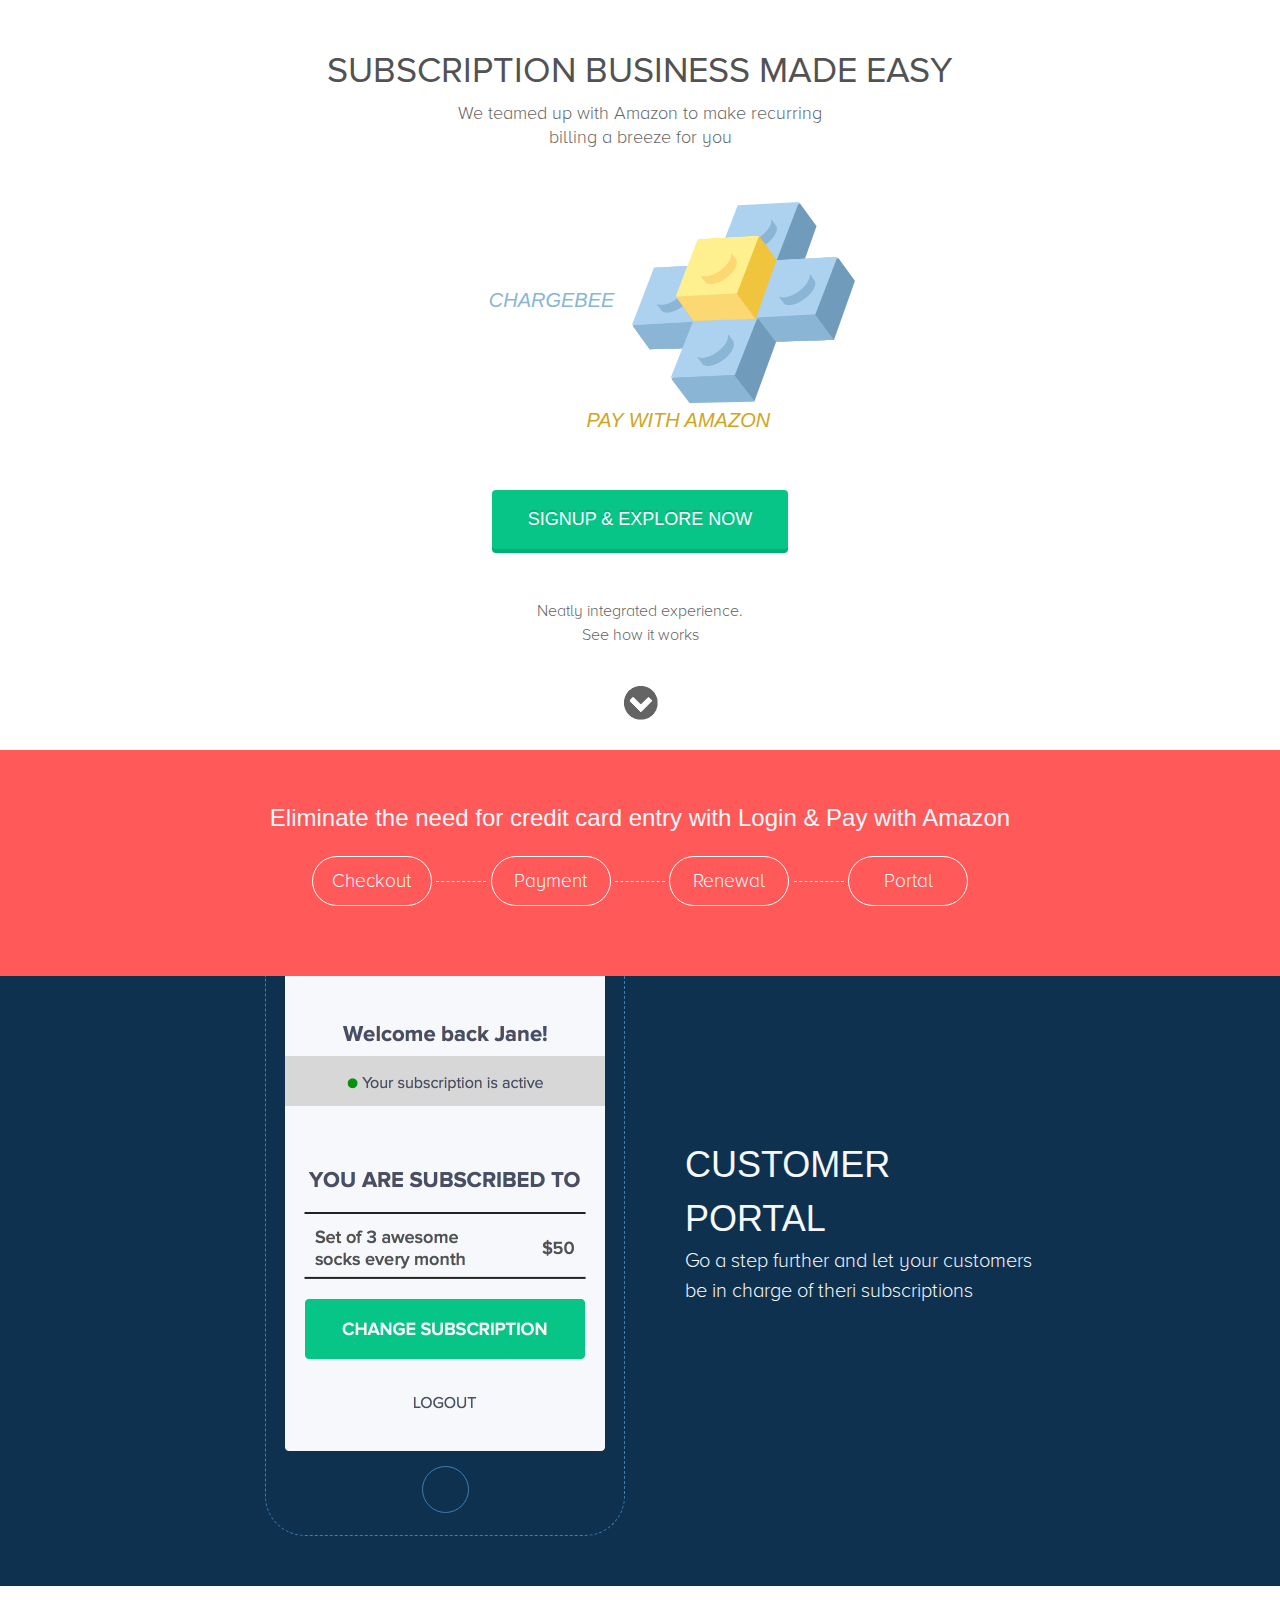
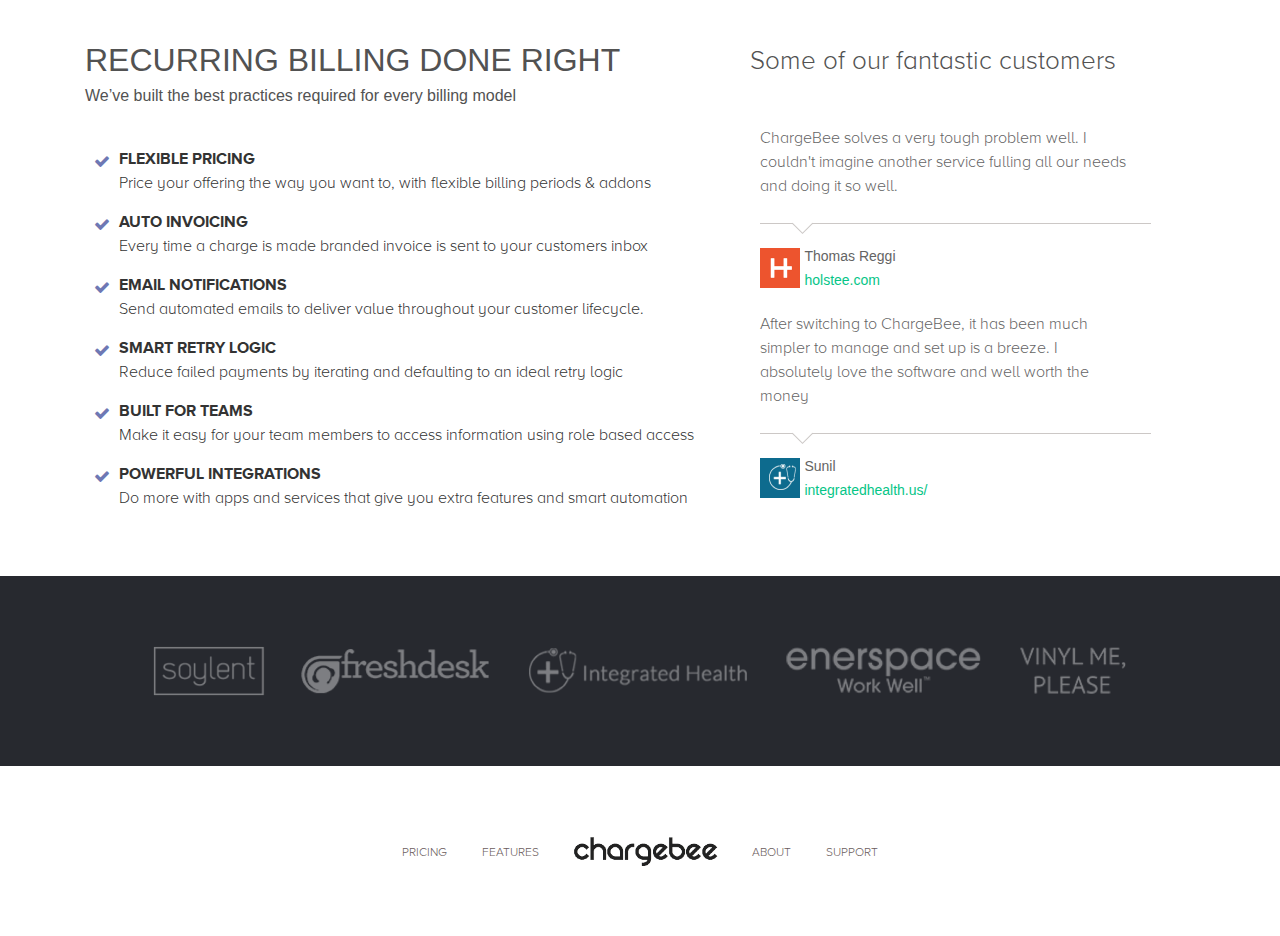
<file: index.html>
<!DOCTYPE html>
<html>
  <head>
    <link rel="stylesheet" media="screen and (min-width: 600px)" href="css/main.css" />
    <link rel="stylesheet" media="screen and (max-width: 600px)" href="css/mobile.css" />
    <meta charset="utf-8" />
    <meta name="viewport" content="width=device-width, initial-scale=1, shrink-to-fit=no" />
    <meta name="theme-color" content="#000000" />
    <link
      rel="stylesheet"
      href="https://stackpath.bootstrapcdn.com/bootstrap/4.3.1/css/bootstrap.min.css"
      integrity="sha384-ggOyR0iXCbMQv3Xipma34MD+dH/1fQ784/j6cY/iJTQUOhcWr7x9JvoRxT2MZw1T"
      crossorigin="anonymous"
    />
    <link rel="stylesheet" href="https://maxcdn.bootstrapcdn.com/font-awesome/4.5.0/css/font-awesome.min.css" />

    <script src="https://ajax.googleapis.com/ajax/libs/jquery/3.4.1/jquery.min.js"></script>

    <script type="text/javascript" src="component-loader.js"></script>

    <title>Subscriptions</title>
  </head>
  <body>
    <div data-include="components/banner.html"></div>
    <div data-include="components/credit.html"></div>
    <div data-include="components/customer.html"></div>
    <div data-include="components/billing.html"></div>
    <div data-include="components/clients.html"></div>
    <div data-include="components/footer.html"></div>
  </body>
  <script
    src="https://code.jquery.com/jquery-3.4.1.min.js"
    integrity="sha256-CSXorXvZcTkaix6Yvo6HppcZGetbYMGWSFlBw8HfCJo="
    crossorigin="anonymous"
  ></script>
  <script
    src="https://cdnjs.cloudflare.com/ajax/libs/popper.js/1.14.7/umd/popper.min.js"
    integrity="sha384-UO2eT0CpHqdSJQ6hJty5KVphtPhzWj9WO1clHTMGa3JDZwrnQq4sF86dIHNDz0W1"
    crossorigin="anonymous"
  ></script>
  <script
    src="https://stackpath.bootstrapcdn.com/bootstrap/4.3.1/js/bootstrap.min.js"
    integrity="sha384-JjSmVgyd0p3pXB1rRibZUAYoIIy6OrQ6VrjIEaFf/nJGzIxFDsf4x0xIM+B07jRM"
    crossorigin="anonymous"
  ></script>
</html>
</file>
<file: css/main.css>
/************************************************************************
   ___ _                          _               
  / __\ |__   __ _ _ __ __ _  ___| |__   ___  ___ 
 / /  | '_ \ / _` | '__/ _` |/ _ \ '_ \ / _ \/ _ \
/ /___| | | | (_| | | | (_| |  __/ |_) |  __/  __/
\____/|_| |_|\__,_|_|  \__, |\___|_.__/ \___|\___|
                       |___/                      

/*********************** Commenting is sexy ******************************/

/*********************** Write your styles below *************************/

@font-face {
  font-family: proxima-nova;
  src: url('../fonts/ProximaNova-Regular.otf');
}

@font-face {
  font-family: proxima-nova-light;
  src: url('../fonts/Proxima\ Nova\ Alt\ Light.otf');
}

@font-face {
  font-family: proxima-nova-bold;
  src: url('../fonts/Proxima\ Nova\ Alt\ Bold.otf');
}

.body {
  zoom: 1;
}

.btn.signup {
  background: #06c587;
  box-shadow: 0px 4px #04af78;
  margin: 50px auto;
  padding: 15px 35px;
}

.btn.signup > span {
  color: #ffffff;
  font-size: 18px;
  text-shadow: -0px -2px #00000024;
}

.subscription-banner {
  margin: 50px auto;
  text-align: center;
}

.subscription-banner > h1 {
  font-family: 'proxima-nova';
  font-style: normal;
  font-size: 36px;
  color: #525252;
}

.banner-center {
  text-align: center;
}

.subscription-banner > h3 {
  font-family: 'proxima-nova-light';
  font-style: normal;
  font-size: 18px;
  margin: auto 32%;
  color: #666666;
  line-height: 134%;
}

h5.sub-text {
  font-family: 'proxima-nova-light';
  font-style: normal;
  font-size: 16px;
  line-height: 24px;
  color: #646464;
}

img.chevron-circle {
  width: 35px;
  margin: 30px auto;
}

.plus-icon-row {
  overflow: hidden;
  width: 50%;
  margin: 0 28%;
  text-align: center;
}

.plus-icon-row > .text,
.plus-icon-row > .img > .plus-icon {
  display: inline-block;
  vertical-align: middle;
}

.plus-icon-row > .img > .plus-icon {
  width: 229px;
  height: 209px;
}

.plus-icon-row > .chargebee {
  font-size: 20px;
  color: #8ab5d5;
  text-transform: uppercase;
  font-style: italic;
  margin-right: 10px;
}

.plus-icon-row > .amazon {
  font-size: 20px;
  margin-left: 10px;
  color: #cfa622;
  font-style: italic;
  text-transform: uppercase;
}

.credit-box {
  background: #ff5959;
  padding: 50px;
  text-align: center;
}

.credit-box > .description {
  font-size: 24px;
  color: #f6f8fc;
}

.button-row {
  overflow: hidden;
  width: 80%;
  margin: 20px auto;
  text-align: center;
}

.button-row > .dots {
  width: 50px;
  height: 0px;
  margin: 2px auto;
  border-top: 1px dashed #f6f8fc;
  display: inline-block;
  vertical-align: middle;
}

.button-row > .button {
  width: 120px;
  height: 50px;
  display: inline-block;
  vertical-align: middle;
  font-size: 19px;
  line-height: 50px;
  color: #f6f8fc;
  text-transform: capitalize;
  font-family: 'proxima-nova-light', sans-serif;
  border: 1px solid #ffffff;
  border-radius: 40px;
}

.button-row > .button:hover {
  color: #0f334f;
  font-family: 'proxima-nova', sans-serif;
  background: #f6f8fc;
}

.customer-box {
  background: #0e314f;
}

.checkout-box {
  width: 360px;
  height: 560px;
  border: 1px dashed #407eb2;
  border-bottom-left-radius: 40px;
  border-bottom-right-radius: 40px;
  border-top: 0px;
  margin-bottom: 50px;
  text-align: center;
  margin-left: auto;
}

.checkout-circle {
  width: 47px;
  height: 47px;
  border: 1px solid #407eb2;
  border-radius: 50%;
  margin: 15px auto;
}

.checkout-img {
  width: 320px;
  height: 475px;
}

.customer-text {
  margin: 30% auto 30% 30px;
}

.customer-text-1 {
  color: #f6f8fc;
  font-size: 36px;
}

.customer-text-2 {
  color: #f6f8fc;
  font-family: 'proxima-nova-light', sans-serif;
  font-size: 20px;
}

.recurring {
  margin: 50px;
}

.recurring-title {
  color: #525252;
  font-size: 32px;
}

.recurring-descp {
  color: #525252;
  font-size: 16px;
}

ul.fa-ul > li {
  margin: 15px auto;
}

.fa-check {
  color: #6e78b4;
  font-size: 16px;
}

.list-title {
  color: #333333;
  font-size: 16px;
  line-height: 24px;
  font-family: 'proxima-nova-bold', sans-serif;
}

.list-descp {
  font-family: 'proxima-nova-light', sans-serif;
  color: #333333;
  font-size: 16px;
  line-height: 24px;
}

.reviews {
  text-align: left;
  margin-top: 10px;
}

.review-title {
  color: #525252;
  font-size: 26px;
  line-height: 30px;
  font-family: 'proxima-nova-light';
  margin-bottom: 50px;
}

.review-box > .descp {
  color: #646464;
  position: relative;
  font-size: 16px;
  line-height: 1.5;
  font-family: 'proxima-nova-light', sans-serif;
  margin: 10px;
  margin-right: 10%;
  padding-right: 20px;
  padding-bottom: 25px;
  border-bottom: 1px solid #ccc8c6;
}

.review-box > .descp > .tilt {
  position: absolute;
  bottom: -8px;
  left: 35px;
  width: 15px;
  height: 15px;
  background: #ffffff;
  border: 1px solid #ccc8c6;
  border-top: 0;
  border-left: 0;
  transform: rotateY(0deg) rotate(45deg);
}

.review-box > .company {
  padding: 10px;
}

.review-box > .company > img,
.review-box > .company > .descp {
  display: inline-block;
  vertical-align: middle;
}

.review-box > .company > img {
  width: 40px;
  height: 40px;
}

.review-box > .company > .descp > .title {
  color: #646464;
  font-size: 14px;
  line-height: 12px;
}

.review-box > .company > .descp > .site {
  color: #06c587;
  font-size: 14px;
  line-height: 16px;
}

.clients {
  background: #27292f;
  text-align: center;
}

.client-img > img {
  display: inline-block;
  vertical-align: middle;
  margin: 70px 15px;
  height: 50px;
}

.footer {
  background: #ffffff;
  text-align: center;
}

.footer-text > img {
  display: inline-block;
  vertical-align: middle;
  margin: 70px 15px;
  height: 30px;
}

.footer-text > span {
  font-size: 12px;
  color: #6b5c5c;
  display: inline-block;
  margin: auto 15px;
  text-transform: uppercase;
  font-family: 'proxima-nova-light';
}
</file>
<file: css/mobile.css>
/************************************************************************
   ___ _                          _               
  / __\ |__   __ _ _ __ __ _  ___| |__   ___  ___ 
 / /  | '_ \ / _` | '__/ _` |/ _ \ '_ \ / _ \/ _ \
/ /___| | | | (_| | | | (_| |  __/ |_) |  __/  __/
\____/|_| |_|\__,_|_|  \__, |\___|_.__/ \___|\___|
                       |___/                      

/*********************** Commenting is sexy ******************************/

/*********************** Write your styles below *************************/

@font-face {
  font-family: proxima-nova;
  src: url('../fonts/ProximaNova-Regular.otf');
}

@font-face {
  font-family: proxima-nova-light;
  src: url('../fonts/Proxima\ Nova\ Alt\ Light.otf');
}

@font-face {
  font-family: proxima-nova-bold;
  src: url('../fonts/Proxima\ Nova\ Alt\ Bold.otf');
}

.body {
  zoom: 1;
}

.btn.signup {
  background: #06c587;
  box-shadow: 0px 4px #04af78;
  margin: 50px auto;
  padding: 15px 35px;
}

.btn.signup > span {
  color: #ffffff;
  font-size: 18px;
  text-shadow: -0px -2px #00000024;
}

.subscription-banner {
  margin: 50px auto;
  text-align: center;
}

.subscription-banner > h1 {
  font-family: 'proxima-nova-bold';
  font-style: normal;
  font-size: 24px;
  color: #525252;
  margin: auto 30%;
}

.banner-center {
  text-align: center;
}

.subscription-banner > h3 {
  font-family: 'proxima-nova-light';
  font-style: normal;
  font-size: 18px;
  margin: auto 20%;
  margin-top: 10px;
  color: #666666;
  line-height: 134%;
}

h5.sub-text {
  display: none;
}

img.chevron-circle {
  display: none;
}

.plus-icon-row {
  overflow: hidden;
  text-align: center;
}

.plus-icon-row > .text,
.plus-icon-row > .img > .plus-icon {
  display: inline-block;
  vertical-align: middle;
}

.plus-icon-row > .img > .plus-icon {
  width: 129px;
  height: 109px;
}

.plus-icon-row > .chargebee {
  font-size: 12px;
  color: #8ab5d5;
  text-transform: uppercase;
  font-style: italic;
  margin-right: 10px;
}

.plus-icon-row > .amazon {
  font-size: 12px;
  margin-left: 10px;
  color: #cfa622;
  font-style: italic;
  text-transform: uppercase;
  width: 68px;
}

.credit-box {
  background: #ff5959;
  padding: 50px;
  text-align: center;
}

.credit-box > .description {
  font-size: 24px;
  color: #f6f8fc;
}

.button-row {
  overflow: auto;
  margin-top: 20px;
  white-space: nowrap;
  text-align: center;
}

.button-row > .dots {
  width: 50px;
  height: 0px;
  margin: 2px auto;
  border-top: 1px dashed #f6f8fc;
  display: inline-block;
  vertical-align: middle;
}

.button-row > .button {
  width: 120px;
  height: 50px;
  display: inline-block;
  vertical-align: middle;
  font-size: 19px;
  line-height: 50px;
  color: #f6f8fc;
  text-transform: capitalize;
  font-family: 'proxima-nova-light', sans-serif;
  border: 1px solid #ffffff;
  border-radius: 40px;
}

.button-row > .button:hover {
  color: #0f334f;
  font-family: 'proxima-nova', sans-serif;
  background: #f6f8fc;
}

.customer-box {
  display: none;
}

.checkout-box {
  width: 360px;
  height: 560px;
  border: 1px dashed #407eb2;
  border-bottom-left-radius: 40px;
  border-bottom-right-radius: 40px;
  border-top: 0px;
  margin-bottom: 50px;
  text-align: center;
  margin-left: auto;
}

.checkout-circle {
  width: 47px;
  height: 47px;
  border: 1px solid #407eb2;
  border-radius: 50%;
  margin: 15px auto;
}

.checkout-img {
  width: 320px;
  height: 475px;
}

.customer-text {
  margin: 30% auto 30% 30px;
}

.customer-text-1 {
  color: #f6f8fc;
  font-size: 36px;
}

.customer-text-2 {
  color: #f6f8fc;
  font-family: 'proxima-nova-light', sans-serif;
  font-size: 20px;
}

.recurring {
  margin: 50px;
}

.recurring-title {
  color: #525252;
  font-size: 32px;
}

.recurring-descp {
  color: #525252;
  font-size: 16px;
}

ul.fa-ul > li {
  margin: 15px auto;
}

.fa-check {
  color: #6e78b4;
  font-size: 16px;
}

.list-title {
  color: #333333;
  font-size: 16px;
  line-height: 24px;
  font-family: 'proxima-nova-bold', sans-serif;
}

.list-descp {
  font-family: 'proxima-nova-light', sans-serif;
  color: #333333;
  font-size: 16px;
  line-height: 24px;
}

.reviews {
  text-align: left;
  margin-top: 10px;
}

.review-clients {
  height: 200px;
  overflow: auto;
}

.review-title {
  color: #525252;
  font-size: 32px;
  line-height: 30px;
  font-family: 'proxima-nova-light';
  margin: 30px 50px;
  margin-left: 10px;
}

.review-box > .descp {
  color: #646464;
  position: relative;
  font-size: 16px;
  line-height: 1.5;
  font-family: 'proxima-nova-light', sans-serif;
  margin: 10px;
  margin-right: 10%;
  padding-right: 20px;
  padding-bottom: 25px;
  border-bottom: 1px solid #ccc8c6;
}

.review-box > .descp > .tilt {
  position: absolute;
  bottom: -8px;
  left: 35px;
  width: 15px;
  height: 15px;
  background: #ffffff;
  border: 1px solid #ccc8c6;
  border-top: 0;
  border-left: 0;
  transform: rotateY(0deg) rotate(45deg);
}

.review-box > .company {
  padding: 10px;
}

.review-box > .company > img,
.review-box > .company > .descp {
  display: inline-block;
  vertical-align: middle;
}

.review-box > .company > img {
  width: 40px;
  height: 40px;
}

.review-box > .company > .descp > .title {
  color: #646464;
  font-size: 14px;
  line-height: 12px;
}

.review-box > .company > .descp > .site {
  color: #06c587;
  font-size: 14px;
  line-height: 16px;
}

.clients {
  background: #27292f;
  text-align: center;
}

.client-img > img {
  display: inline-block;
  vertical-align: middle;
  margin: 35px 15px;
  height: 50px;
}

.client-img > img:nth-child(3) {
  display: none;
}

.footer {
  background: #ffffff;
  text-align: center;
  position: relative;
  padding-bottom: 50px;
}

.footer-text > img {
  position: absolute;
  bottom: 15px;
  left: 33%;
  height: 30px;
}

.footer-text > span {
  font-size: 18px;
  color: #6b5c5c;
  display: block;
  margin: 20px 15px;
  text-transform: uppercase;
  font-family: 'proxima-nova-light';
}
</file>
